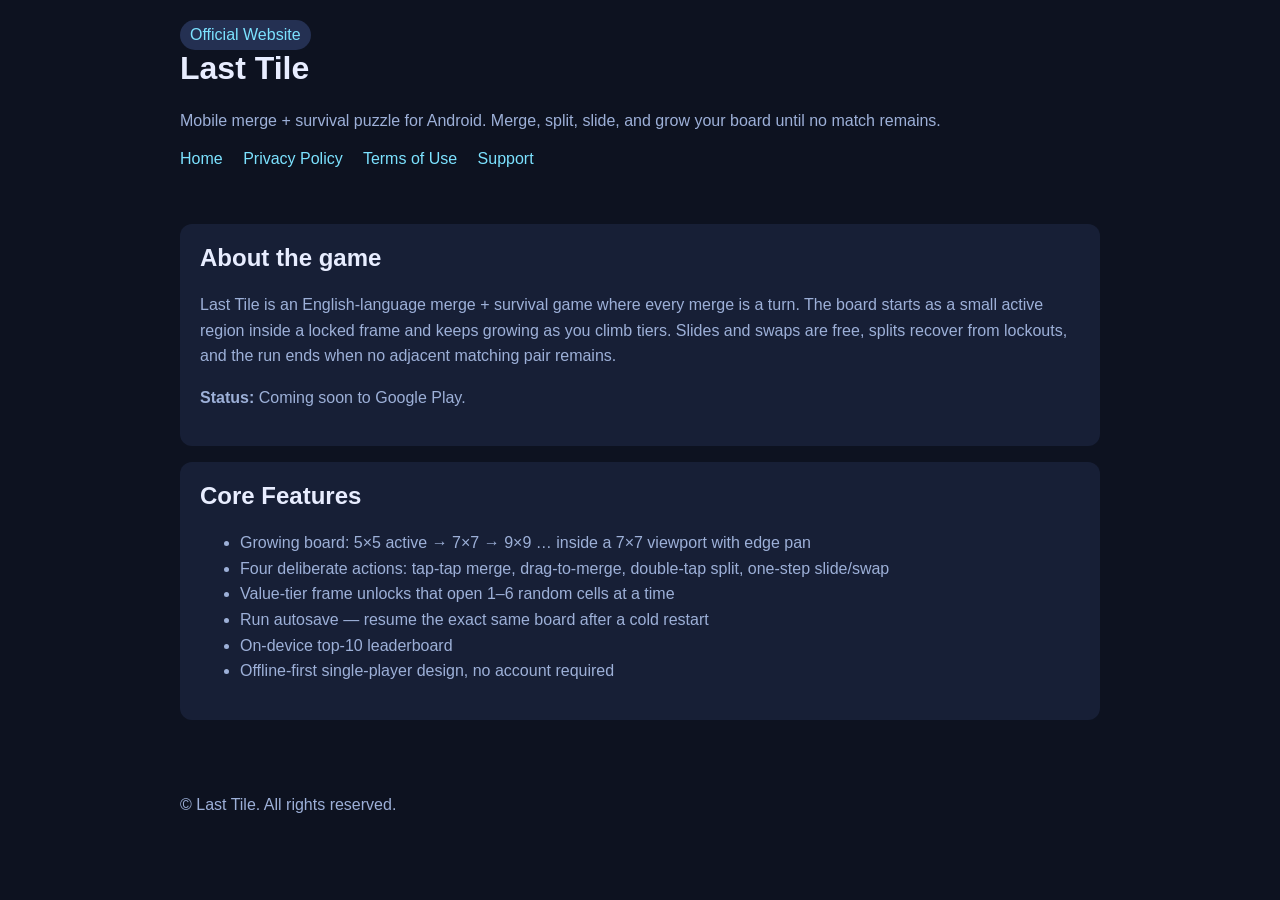
<file: docs/index.html>
<!doctype html>
<html lang="en">
<head>
  <meta charset="UTF-8" />
  <meta name="viewport" content="width=device-width, initial-scale=1.0" />
  <title>Last Tile — Official Site</title>
  <link rel="stylesheet" href="assets/styles.css" />
</head>
<body>
  <header>
    <span class="badge">Official Website</span>
    <h1>Last Tile</h1>
    <p>Mobile merge + survival puzzle for Android. Merge, split, slide, and grow your board until no match remains.</p>
    <nav>
      <a href="/LastTile/">Home</a>
      <a href="/LastTile/privacy-policy/">Privacy Policy</a>
      <a href="/LastTile/terms/">Terms of Use</a>
      <a href="/LastTile/support/">Support</a>
    </nav>
  </header>
  <main>
    <section class="card">
      <h2>About the game</h2>
      <p>Last Tile is an English-language merge + survival game where every merge is a turn. The board starts as a small active region inside a locked frame and keeps growing as you climb tiers. Slides and swaps are free, splits recover from lockouts, and the run ends when no adjacent matching pair remains.</p>
      <p><strong>Status:</strong> Coming soon to Google Play.</p>
    </section>
    <section class="card">
      <h2>Core Features</h2>
      <ul>
        <li>Growing board: 5×5 active → 7×7 → 9×9 … inside a 7×7 viewport with edge pan</li>
        <li>Four deliberate actions: tap-tap merge, drag-to-merge, double-tap split, one-step slide/swap</li>
        <li>Value-tier frame unlocks that open 1–6 random cells at a time</li>
        <li>Run autosave — resume the exact same board after a cold restart</li>
        <li>On-device top-10 leaderboard</li>
        <li>Offline-first single-player design, no account required</li>
      </ul>
    </section>
  </main>
  <footer>
    <p>© Last Tile. All rights reserved.</p>
  </footer>
</body>
</html>
</file>
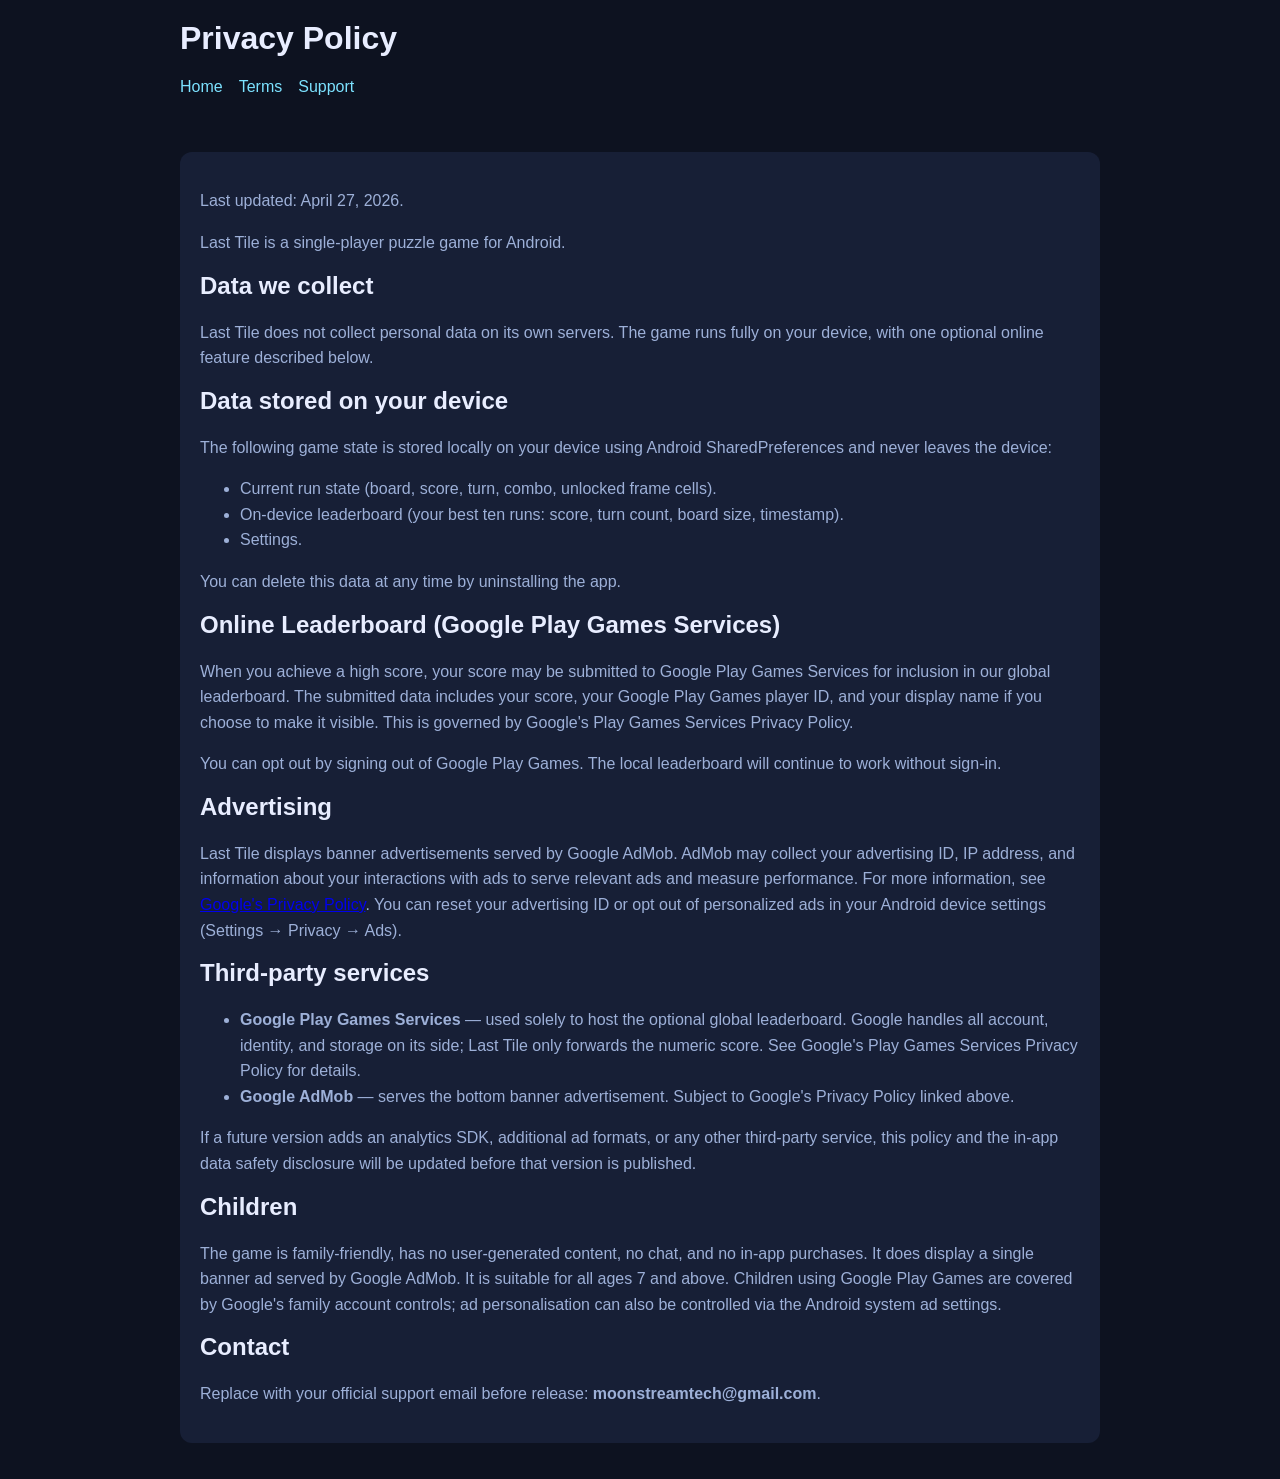
<file: docs/privacy-policy/index.html>
<!doctype html>
<html lang="en"><head><meta charset="UTF-8"><meta name="viewport" content="width=device-width, initial-scale=1.0"><title>Last Tile Privacy Policy</title><link rel="stylesheet" href="../assets/styles.css"></head>
<body><header><h1>Privacy Policy</h1><nav><a href="/LastTile/">Home</a><a href="/LastTile/terms/">Terms</a><a href="/LastTile/support/">Support</a></nav></header>
<main><section class="card"><p>Last updated: April 27, 2026.</p><p>Last Tile is a single-player puzzle game for Android.</p><h2>Data we collect</h2><p>Last Tile does not collect personal data on its own servers. The game runs fully on your device, with one optional online feature described below.</p><h2>Data stored on your device</h2><p>The following game state is stored locally on your device using Android SharedPreferences and never leaves the device:</p><ul><li>Current run state (board, score, turn, combo, unlocked frame cells).</li><li>On-device leaderboard (your best ten runs: score, turn count, board size, timestamp).</li><li>Settings.</li></ul><p>You can delete this data at any time by uninstalling the app.</p><h2>Online Leaderboard (Google Play Games Services)</h2><p>When you achieve a high score, your score may be submitted to Google Play Games Services for inclusion in our global leaderboard. The submitted data includes your score, your Google Play Games player ID, and your display name if you choose to make it visible. This is governed by Google's Play Games Services Privacy Policy.</p><p>You can opt out by signing out of Google Play Games. The local leaderboard will continue to work without sign-in.</p><h2>Advertising</h2><p>Last Tile displays banner advertisements served by Google AdMob. AdMob may collect your advertising ID, IP address, and information about your interactions with ads to serve relevant ads and measure performance. For more information, see <a href="https://policies.google.com/privacy">Google's Privacy Policy</a>. You can reset your advertising ID or opt out of personalized ads in your Android device settings (Settings &rarr; Privacy &rarr; Ads).</p><h2>Third-party services</h2><ul><li><strong>Google Play Games Services</strong> &mdash; used solely to host the optional global leaderboard. Google handles all account, identity, and storage on its side; Last Tile only forwards the numeric score. See Google's Play Games Services Privacy Policy for details.</li><li><strong>Google AdMob</strong> &mdash; serves the bottom banner advertisement. Subject to Google's Privacy Policy linked above.</li></ul><p>If a future version adds an analytics SDK, additional ad formats, or any other third-party service, this policy and the in-app data safety disclosure will be updated before that version is published.</p><h2>Children</h2><p>The game is family-friendly, has no user-generated content, no chat, and no in-app purchases. It does display a single banner ad served by Google AdMob. It is suitable for all ages 7 and above. Children using Google Play Games are covered by Google's family account controls; ad personalisation can also be controlled via the Android system ad settings.</p><h2>Contact</h2><p>Replace with your official support email before release: <strong>moonstreamtech@gmail.com</strong>.</p></section></main></body></html>
</file>
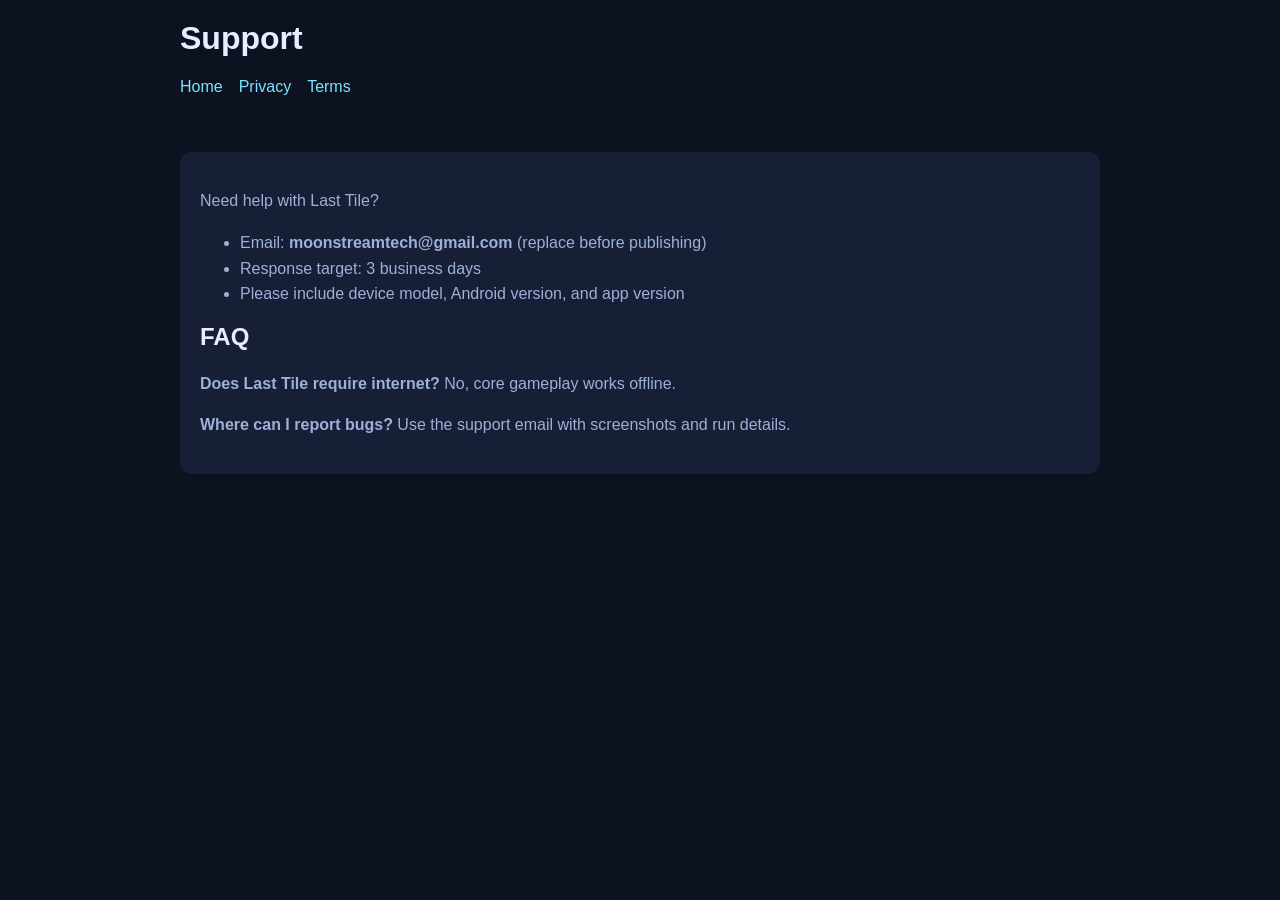
<file: docs/support/index.html>
<!doctype html>
<html lang="en"><head><meta charset="UTF-8"><meta name="viewport" content="width=device-width, initial-scale=1.0"><title>Last Tile Support</title><link rel="stylesheet" href="../assets/styles.css"></head>
<body><header><h1>Support</h1><nav><a href="/LastTile/">Home</a><a href="/LastTile/privacy-policy/">Privacy</a><a href="/LastTile/terms/">Terms</a></nav></header>
<main><section class="card"><p>Need help with Last Tile?</p><ul><li>Email: <strong>moonstreamtech@gmail.com</strong> (replace before publishing)</li><li>Response target: 3 business days</li><li>Please include device model, Android version, and app version</li></ul><h2>FAQ</h2><p><strong>Does Last Tile require internet?</strong> No, core gameplay works offline.</p><p><strong>Where can I report bugs?</strong> Use the support email with screenshots and run details.</p></section></main></body></html>
</file>
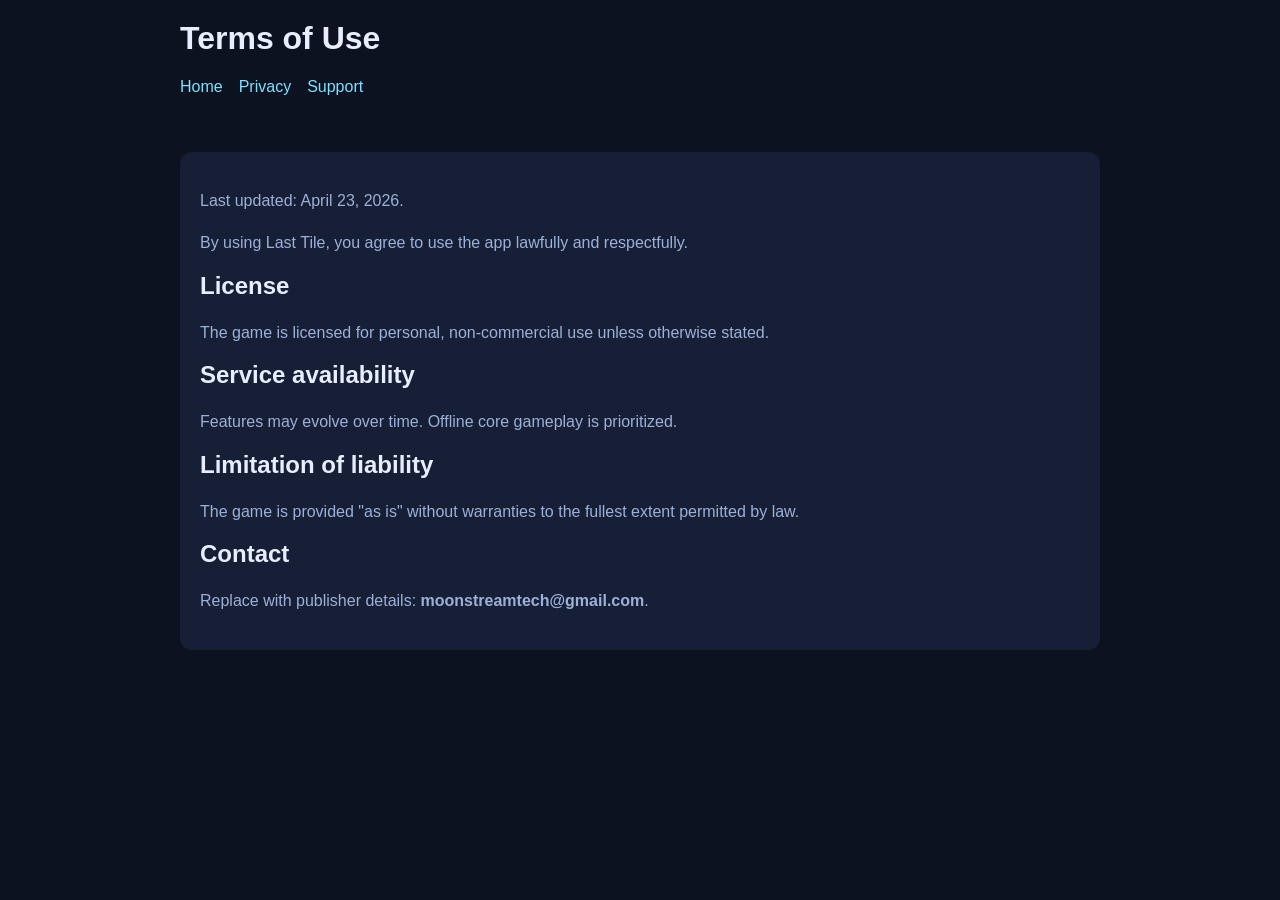
<file: docs/terms/index.html>
<!doctype html>
<html lang="en"><head><meta charset="UTF-8"><meta name="viewport" content="width=device-width, initial-scale=1.0"><title>Last Tile Terms of Use</title><link rel="stylesheet" href="../assets/styles.css"></head>
<body><header><h1>Terms of Use</h1><nav><a href="/LastTile/">Home</a><a href="/LastTile/privacy-policy/">Privacy</a><a href="/LastTile/support/">Support</a></nav></header>
<main><section class="card"><p>Last updated: April 23, 2026.</p><p>By using Last Tile, you agree to use the app lawfully and respectfully.</p><h2>License</h2><p>The game is licensed for personal, non-commercial use unless otherwise stated.</p><h2>Service availability</h2><p>Features may evolve over time. Offline core gameplay is prioritized.</p><h2>Limitation of liability</h2><p>The game is provided "as is" without warranties to the fullest extent permitted by law.</p><h2>Contact</h2><p>Replace with publisher details: <strong>moonstreamtech@gmail.com</strong>.</p></section></main></body></html>
</file>
<file: docs/assets/styles.css>
:root {
  --bg: #0d1220;
  --panel: #171f36;
  --text: #e8edff;
  --accent: #7ce2ff;
  --muted: #9db0d8;
}
* { box-sizing: border-box; }
body { margin: 0; font-family: Inter, Arial, sans-serif; background: var(--bg); color: var(--text); }
header, main, footer { max-width: 960px; margin: 0 auto; padding: 20px; }
nav a { color: var(--accent); margin-right: 16px; text-decoration: none; }
.card { background: var(--panel); border-radius: 12px; padding: 20px; margin: 16px 0; }
h1, h2 { margin-top: 0; }
p, li { color: var(--muted); line-height: 1.6; }
.badge { display: inline-block; background: #243052; color: var(--accent); padding: 6px 10px; border-radius: 999px; }
</file>
